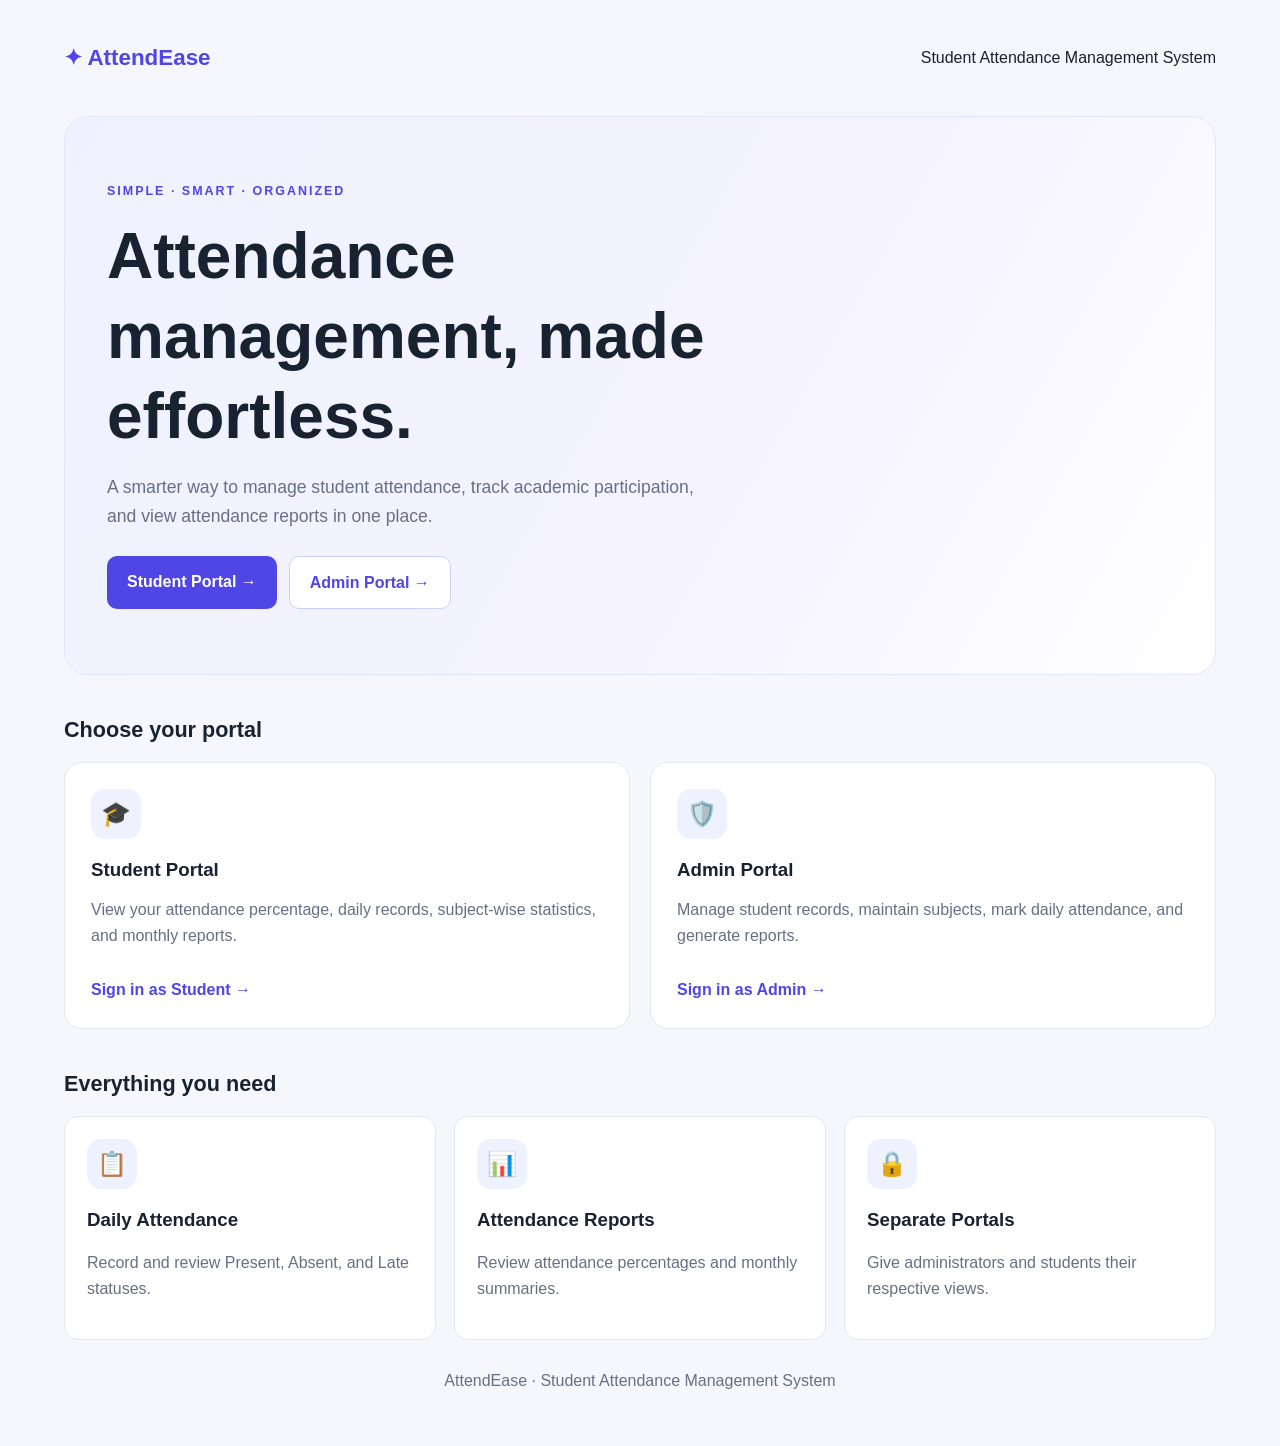
<file: src/main/webapp/index.html>
<!DOCTYPE html>
<html lang="en">
<head>
    <meta charset="UTF-8">
    <meta name="viewport" content="width=device-width, initial-scale=1">
    <title>AttendEase | Student Attendance Portal</title>
    <link rel="stylesheet" href="css/style.css">
    <style>
        .landing { max-width: 1200px; margin: auto; padding: 24px; }
        .topbar {
            display:flex; align-items:center; justify-content:space-between;
            gap:16px; padding:16px 0; flex-wrap:wrap;
        }
        .brand { font-size:1.4rem; font-weight:800; color:#4f46e5; }
        .hero {
            margin-top:24px; padding:65px 42px; border-radius:24px;
            background:linear-gradient(120deg,#eef2ff,#f5f3ff 60%,#fff);
            border:1px solid #e0e7ff;
        }
        .eyebrow {
            color:#4f46e5; font-weight:800; letter-spacing:2px;
            font-size:.78rem; text-transform:uppercase;
        }
        .hero h1 { max-width:760px; font-size:clamp(2.3rem,5vw,4rem); margin:14px 0; }
        .hero p { max-width:620px; font-size:1.1rem; }
        .actions { display:flex; flex-wrap:wrap; gap:12px; margin-top:26px; }
        .actions a {
            display:inline-block; padding:13px 20px; border-radius:10px;
            font-weight:700; background:#4f46e5; color:white;
        }
        .actions a.secondary { background:white; color:#4f46e5; border:1px solid #c7d2fe; }
        .section-title { margin:42px 0 18px; }
        .portal-grid { display:grid; grid-template-columns:repeat(2,minmax(0,1fr)); gap:20px; }
        .portal-card { background:white; border:1px solid #e4e7ec; border-radius:18px; padding:26px; }
        .portal-icon {
            width:50px;height:50px;display:grid;place-items:center;
            background:#eef2ff;border-radius:14px;font-size:24px;
        }
        .portal-card h3 { margin-bottom:8px; }
        .portal-card p { min-height:48px; }
        .portal-card a { display:inline-block; margin-top:12px; font-weight:700; }
        .features { display:grid; grid-template-columns:repeat(3,minmax(0,1fr)); gap:18px; }
        .feature { padding:22px; background:white; border:1px solid #e4e7ec; border-radius:14px; }
        footer { text-align:center; padding:28px 0; color:#667085; }
        @media(max-width:700px) {
            .landing { padding:14px; }
            .hero { padding:35px 22px; }
            .portal-grid,.features { grid-template-columns:1fr; }
            .portal-card p { min-height:0; }
        }
    </style>
</head>
<body>
<div class="landing">

    <header class="topbar">
        <a class="brand" href="index.html">✦ AttendEase</a>
        <span>Student Attendance Management System</span>
    </header>

    <main>
        <section class="hero">
            <div class="eyebrow">Simple · Smart · Organized</div>
            <h1>Attendance management, made effortless.</h1>
            <p>
                A smarter way to manage student attendance, track academic
                participation, and view attendance reports in one place.
            </p>
            <div class="actions">
                <a href="student-login.html">Student Portal →</a>
                <a href="login.html" class="secondary">Admin Portal →</a>
            </div>
        </section>

        <h2 class="section-title">Choose your portal</h2>

        <section class="portal-grid">
            <article class="portal-card">
                <div class="portal-icon">🎓</div>
                <h3>Student Portal</h3>
                <p>
                    View your attendance percentage, daily records,
                    subject-wise statistics, and monthly reports.
                </p>
                <a href="student-login.html">Sign in as Student →</a>
            </article>

            <article class="portal-card">
                <div class="portal-icon">🛡️</div>
                <h3>Admin Portal</h3>
                <p>
                    Manage student records, maintain subjects, mark daily
                    attendance, and generate reports.
                </p>
                <a href="login.html">Sign in as Admin →</a>
            </article>
        </section>

        <h2 class="section-title">Everything you need</h2>

        <section class="features">
            <article class="feature">
                <div class="portal-icon">📋</div>
                <h3>Daily Attendance</h3>
                <p>Record and review Present, Absent, and Late statuses.</p>
            </article>
            <article class="feature">
                <div class="portal-icon">📊</div>
                <h3>Attendance Reports</h3>
                <p>Review attendance percentages and monthly summaries.</p>
            </article>
            <article class="feature">
                <div class="portal-icon">🔒</div>
                <h3>Separate Portals</h3>
                <p>Give administrators and students their respective views.</p>
            </article>
        </section>
    </main>

    <footer>
        AttendEase · Student Attendance Management System
    </footer>
</div>
</body>
</html>
</file>
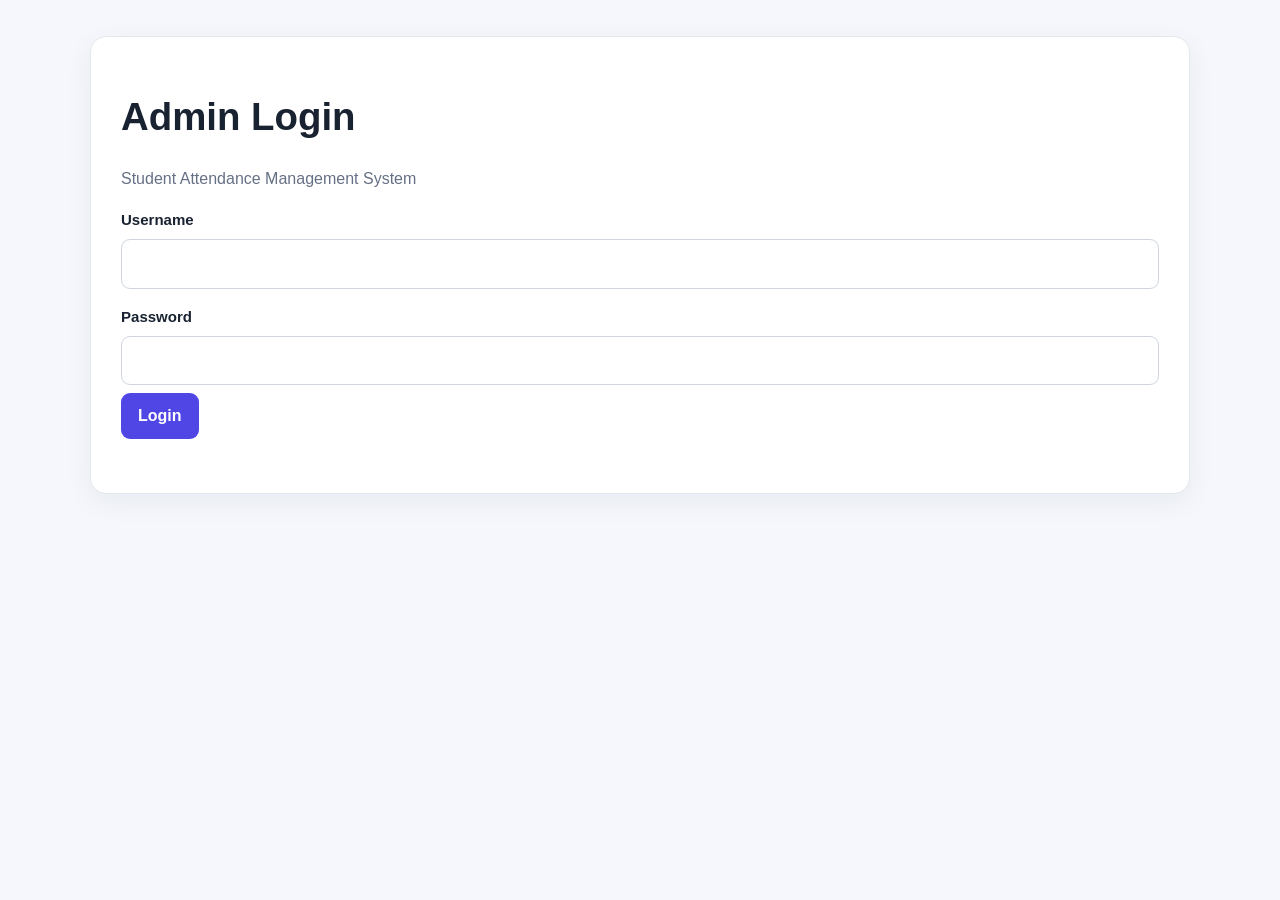
<file: src/main/webapp/login.html>
<!DOCTYPE html>
<html lang="en">
<head>
    <meta charset="UTF-8">
    <meta name="viewport" content="width=device-width, initial-scale=1">
    <title>Admin Login</title>
    <link rel="stylesheet" href="css/style.css">
</head>
<body>
<div class="container">
    <h1>Admin Login</h1>
    <p>Student Attendance Management System</p>

    <form id="loginForm">
        <label for="username">Username</label>
        <input id="username" name="username" required autocomplete="username">

        <label for="password">Password</label>
        <input id="password" name="password" type="password"
               required autocomplete="current-password">

        <button type="submit">Login</button>
    </form>

    <p id="message" role="status"></p>
</div>

<script src="js/login.js"></script>
</body>
</html>
</file>
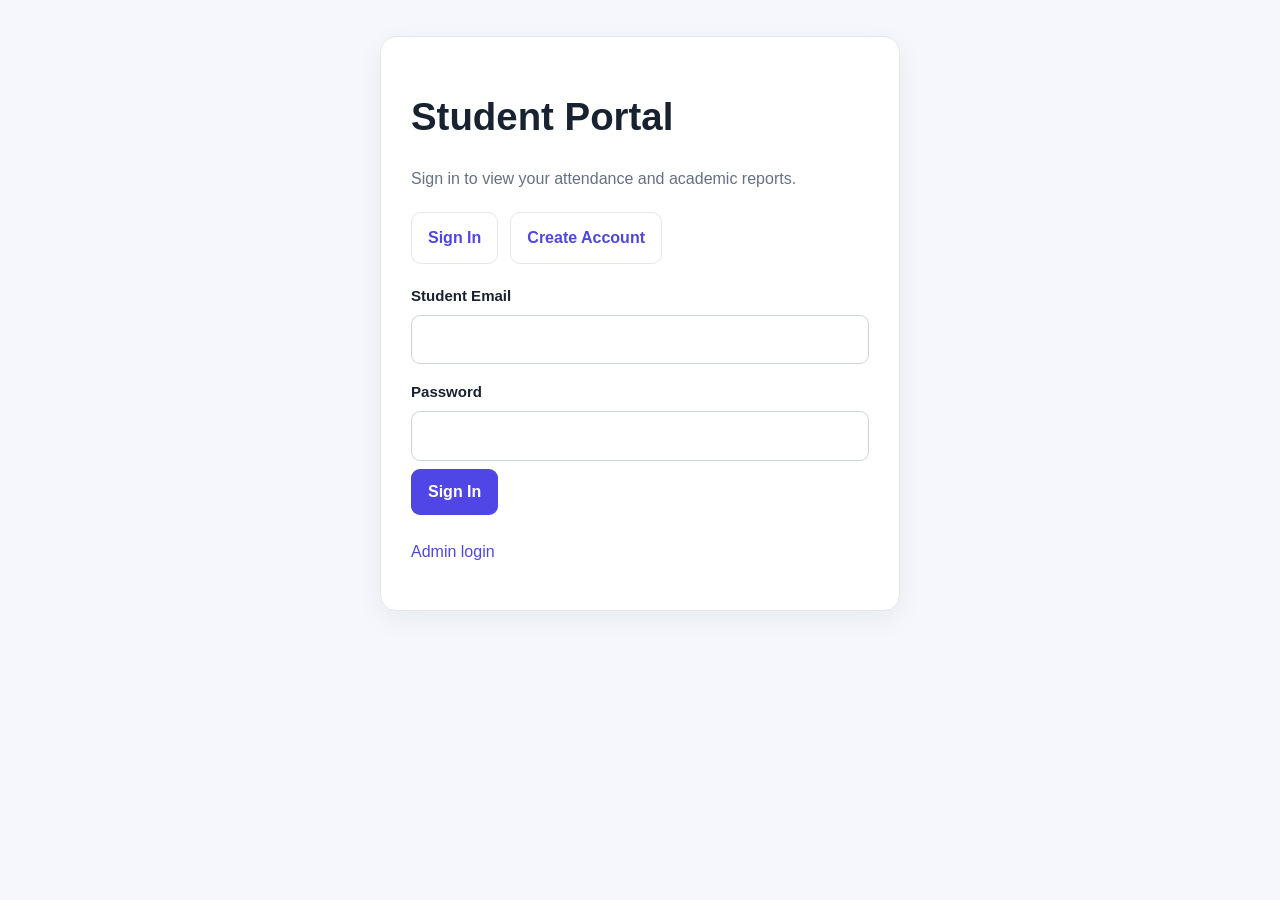
<file: src/main/webapp/student-login.html>
<!DOCTYPE html>
<html lang="en">
<head>
    <meta charset="UTF-8">
    <meta name="viewport" content="width=device-width, initial-scale=1">
    <title>Student Portal | Attendance</title>
    <link rel="stylesheet" href="css/style.css">
</head>
<body>
<main class="container" style="max-width:520px">
    <h1>Student Portal</h1>
    <p>Sign in to view your attendance and academic reports.</p>

    <div class="dashboard-links">
        <a href="#" id="loginTab">Sign In</a>
        <a href="#" id="registerTab">Create Account</a>
    </div>

    <form id="studentForm">
        <div id="rollField" hidden>
            <label for="rollNumber">Roll Number</label>
            <input id="rollNumber" name="rollNumber"
                   autocomplete="off">
        </div>

        <label for="email">Student Email</label>
        <input id="email" name="email" type="email"
               autocomplete="email" required>

        <label for="password">Password</label>
        <input id="password" name="password" type="password"
               minlength="8" autocomplete="current-password" required>

        <button id="submitButton" type="submit">Sign In</button>
    </form>

    <p id="message" role="status" aria-live="polite"></p>
    <p><a href="login.html">Admin login</a></p>
</main>
<script src="js/student-login.js"></script>
</body>
</html>
</file>
<file: src/main/webapp/css/style.css>
:root {
    --primary: #4f46e5;
    --primary-dark: #3730a3;
    --bg: #f5f7fc;
    --surface: #ffffff;
    --text: #182230;
    --muted: #667085;
    --border: #e4e7ec;
    --success: #15803d;
    --danger: #dc2626;
    --radius: 16px;
    --shadow: 0 8px 28px rgba(24, 34, 48, 0.06);
}

* { box-sizing: border-box; }

body {
    margin: 0;
    font-family: Inter, "Segoe UI", Arial, sans-serif;
    color: var(--text);
    background: var(--bg);
    line-height: 1.6;
}

a { color: var(--primary); text-decoration: none; }
a:hover { text-decoration: underline; }

.container {
    width: min(1100px, 94%);
    margin: 36px auto;
    padding: 30px;
    background: var(--surface);
    border: 1px solid var(--border);
    border-radius: var(--radius);
    box-shadow: var(--shadow);
}

h1, h2, h3 { line-height: 1.25; }
h1 { font-size: clamp(1.7rem, 3vw, 2.4rem); }
h2 { font-size: 1.35rem; }
p { color: var(--muted); }

label {
    display: block;
    margin: 16px 0 7px;
    font-weight: 600;
    font-size: 0.94rem;
}

input, select, textarea {
    width: 100%;
    min-height: 44px;
    padding: 11px 13px;
    border: 1px solid #d0d5dd;
    border-radius: 9px;
    background: white;
    color: var(--text);
    font: inherit;
}

input:focus, select:focus, textarea:focus {
    outline: 3px solid #c7d2fe;
    border-color: var(--primary);
}

button, .button {
    display: inline-flex;
    align-items: center;
    justify-content: center;
    gap: 8px;
    min-height: 42px;
    margin: 8px 5px 8px 0;
    padding: 10px 17px;
    border: 0;
    border-radius: 9px;
    background: var(--primary);
    color: white;
    font: inherit;
    font-weight: 600;
    cursor: pointer;
}

button:hover, .button:hover {
    background: var(--primary-dark);
    text-decoration: none;
}

button:focus-visible, a:focus-visible {
    outline: 3px solid #a5b4fc;
    outline-offset: 3px;
}

table {
    width: 100%;
    margin-top: 20px;
    border-collapse: collapse;
    background: white;
}

th, td {
    padding: 13px 14px;
    text-align: left;
    border-bottom: 1px solid var(--border);
}

th {
    background: #f8fafc;
    color: #475467;
    font-size: 0.86rem;
}

tr:hover td { background: #fafaff; }

.table-wrapper {
    width: 100%;
    overflow-x: auto;
}

.card, .stat-card {
    padding: 22px;
    border: 1px solid var(--border);
    border-radius: 14px;
    background: white;
    box-shadow: var(--shadow);
}

.stat-card p { margin-bottom: 4px; }
.stat-card strong { font-size: 1.8rem; }

.dashboard-grid {
    display: grid;
    grid-template-columns: repeat(3, minmax(0, 1fr));
    gap: 18px;
    margin: 24px 0;
}

.dashboard-links {
    display: flex;
    flex-wrap: wrap;
    gap: 12px;
    margin: 20px 0;
}

.dashboard-links a {
    display: inline-block;
    padding: 12px 16px;
    background: white;
    border: 1px solid var(--border);
    border-radius: 10px;
    font-weight: 600;
}

.dashboard-links a:hover {
    background: #eef2ff;
    text-decoration: none;
}

.status-present { color: var(--success); font-weight: 700; }
.status-absent { color: var(--danger); font-weight: 700; }
.status-late { color: #b45309; font-weight: 700; }

.progress {
    height: 9px;
    overflow: hidden;
    background: #e9eaf5;
    border-radius: 99px;
}

.progress > div {
    height: 100%;
    background: var(--primary);
    border-radius: 99px;
}

@media (max-width: 700px) {
    .container { padding: 18px; margin: 16px auto; }
    .dashboard-grid { grid-template-columns: 1fr; }
    th, td { padding: 10px; }
}


.back-button {
    display: inline-flex;
    align-items: center;
    padding: 10px 16px;
    border: 1px solid #c7d2fe;
    border-radius: 9px;
    background: #eef2ff;
    color: #4338ca;
    font-weight: 600;
    text-decoration: none;
}

.back-button:hover {
    background: #e0e7ff;
    text-decoration: none;
}
</file>
